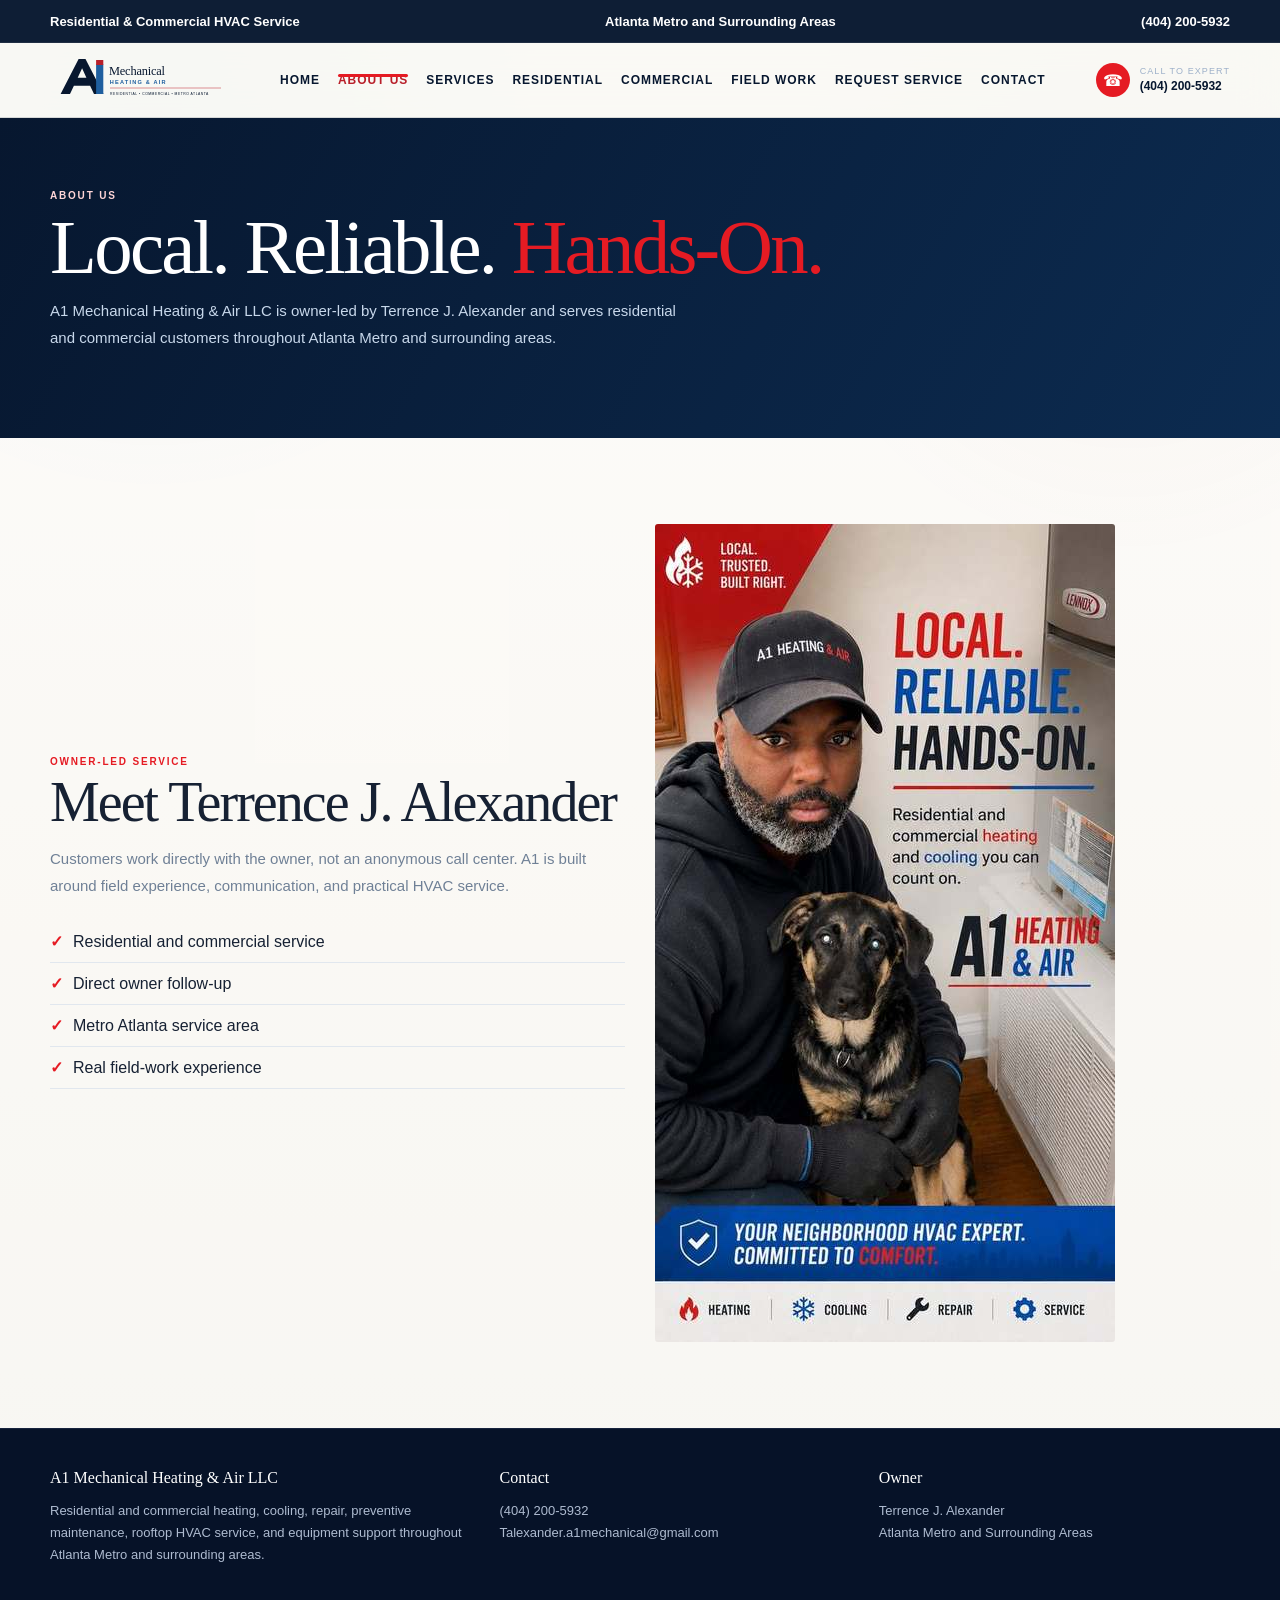
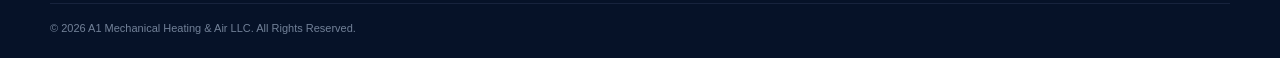
<file: about.html>
<!doctype html><html lang="en"><head><meta charset="utf-8"><meta name="viewport" content="width=device-width,initial-scale=1"><title>About | A1 Mechanical Heating & Air</title><meta name="description" content="A1 Mechanical Heating & Air LLC - Metro Atlanta HVAC services."><style>:root{--navy:#07102f;--navy2:#0d1b3d;--blue:#0875d8;--red:#e51b23;--red2:#bd1118;--white:#fff;--soft:#f4f7fb;--ink:#18243a;--muted:#6f8096;--line:#dbe3ec}*{box-sizing:border-box}html{scroll-behavior:smooth}body{margin:0;font-family:Arial,Helvetica,sans-serif;color:var(--ink);background:var(--soft)}a{text-decoration:none;color:inherit}img{max-width:100%;display:block}.container{width:min(1180px,calc(100% - 36px));margin:auto}.topbar{background:#050a24;color:#fff;border-bottom:1px solid rgba(255,255,255,.07)}.topbar .container{min-height:42px;display:flex;align-items:center;justify-content:space-between;gap:18px;font-size:13px;font-weight:700}.site-header{background:var(--navy);position:sticky;top:0;z-index:50;box-shadow:0 8px 20px rgba(0,0,0,.16)}.nav{min-height:86px;display:flex;align-items:center;justify-content:space-between;gap:24px}.logo img{width:255px;height:auto}.tabs{display:flex;align-items:center;gap:24px;color:#d7e3f2;font-weight:700;font-size:13px}.tabs a{position:relative;padding:33px 0}.tabs a:hover,.tabs a.active{color:#fff}.tabs a.active:after{content:"";position:absolute;left:0;right:0;bottom:20px;height:3px;background:var(--red);border-radius:3px}.callbox{display:flex;align-items:center;gap:10px;color:#fff}.callcircle{width:40px;height:40px;border-radius:50%;background:var(--red);display:grid;place-items:center}.callbox small{display:block;color:#9db0c9;font-size:9px;text-transform:uppercase;letter-spacing:.12em}.callbox b{font-size:14px}.mobile-nav{display:none;background:var(--red);padding:10px 13px;border-radius:999px;color:#fff;font-size:12px;font-weight:900}.hero-wrap{background:var(--navy);padding:30px 0 56px}.hero{min-height:620px;border-radius:28px;overflow:hidden;background:linear-gradient(135deg,#074f86,#087db2 60%,#1aa4cc);display:grid;grid-template-columns:1.05fr .95fr;position:relative;box-shadow:0 30px 70px rgba(0,0,0,.35)}.hero-media{position:relative;min-height:620px;background:#0a2346;overflow:hidden}.hero-media img{width:100%;height:100%;object-fit:cover;object-position:center top}.hero-copy{padding:72px 54px 140px 48px;color:#fff;display:flex;flex-direction:column;justify-content:center}.kicker{color:#ffd5d7;text-transform:uppercase;letter-spacing:.14em;font-size:11px;font-weight:900;margin-bottom:12px}.hero h1,.page-hero h1{margin:0;text-transform:uppercase;font-size:clamp(48px,6vw,82px);line-height:.9;letter-spacing:-.045em}.hero h1 span,.page-hero h1 span{color:var(--red)}.hero p{font-size:17px;line-height:1.65;color:#e3f1fb;max-width:560px;margin:20px 0 25px}.actions{display:flex;gap:12px;flex-wrap:wrap}.btn{display:inline-flex;justify-content:center;align-items:center;padding:14px 18px;border-radius:8px;font-size:12px;font-weight:900;text-transform:uppercase;letter-spacing:.04em}.btn-red{background:var(--red);color:#fff}.btn-red:hover{background:var(--red2)}.btn-light{background:#fff;color:var(--navy)}.hero-contact{position:absolute;right:0;bottom:0;width:300px;background:#eef2f7;color:var(--ink);padding:22px;border-radius:18px 0 0 0}.hero-contact h3{margin:0 0 7px;font-size:21px}.hero-contact p{font-size:12px;line-height:1.45;color:#66768b;margin:0 0 10px}.hero-contact strong{font-size:28px;color:var(--red)}.quickbar{width:min(900px,86%);margin:-54px auto 0;position:relative;z-index:5;background:#edf2f7;display:grid;grid-template-columns:repeat(4,1fr);box-shadow:0 18px 45px rgba(0,0,0,.2)}.quick{padding:18px 14px;text-align:center;border-right:1px solid #cad3de;font-weight:800;color:#1b283b}.quick:last-child{border:0}.quick .icon{display:block;font-size:26px;margin-bottom:6px}.quick:nth-child(odd) .icon{color:var(--red)}.quick:nth-child(even) .icon{color:var(--blue)}.section{padding:82px 0}.section.dark{background:var(--navy);color:#fff}.section.alt{background:#fff}.eyebrow{color:var(--red);font-size:11px;letter-spacing:.14em;text-transform:uppercase;font-weight:900}.section h2{font-size:clamp(36px,4.5vw,56px);line-height:.98;text-transform:uppercase;letter-spacing:-.035em;margin:8px 0 14px}.section-lead{max-width:760px;color:var(--muted);line-height:1.7}.dark .section-lead{color:#aebbd0}.card-grid{display:grid;grid-template-columns:repeat(4,1fr);gap:18px;margin-top:32px}.card{background:#fff;border:1px solid var(--line);border-radius:18px;padding:24px;box-shadow:0 14px 35px rgba(9,28,56,.08)}.dark .card{background:#0d1938;border-color:#213456;color:#fff}.card h3{margin:0 0 9px;font-size:22px}.card p{margin:0;color:var(--muted);line-height:1.65;font-size:13px}.dark .card p{color:#9eacc1}.card .mini{width:48px;height:48px;border-radius:13px;background:#152344;display:grid;place-items:center;font-size:24px;margin-bottom:15px}.feature-grid{display:grid;grid-template-columns:1fr 1fr;gap:22px;margin-top:34px}.feature{min-height:500px;border-radius:22px;overflow:hidden;position:relative;background:#0d1830}.feature img{width:100%;height:100%;object-fit:cover}.feature:after{content:"";position:absolute;inset:0;background:linear-gradient(transparent 48%,rgba(4,9,27,.95))}.feature-copy{position:absolute;left:28px;right:28px;bottom:28px;z-index:2;color:#fff}.feature-copy h3{margin:0;font-size:36px;text-transform:uppercase}.feature-copy p{margin:8px 0 12px;color:#d3dfed;line-height:1.55}.band{background:linear-gradient(90deg,var(--blue),#064f9f);color:#fff;padding:26px 0}.band .container{display:flex;align-items:center;justify-content:space-between;gap:20px}.band h3{margin:0;font-size:28px;text-transform:uppercase}.band p{margin:5px 0 0;color:#dbeeff}.gallery{display:grid;grid-template-columns:repeat(5,1fr);gap:14px;margin-top:30px}.gallery img{width:100%;aspect-ratio:3/4;object-fit:cover;border-radius:16px;box-shadow:0 14px 34px rgba(0,0,0,.12)}.page-hero{background:linear-gradient(135deg,var(--navy),#0a2958);color:#fff;padding:76px 0}.page-hero p{max-width:650px;color:#c8d8eb;line-height:1.7;font-size:17px}.content-split{display:grid;grid-template-columns:1fr 1fr;gap:30px;align-items:center}.content-split img{border-radius:22px;box-shadow:0 18px 48px rgba(0,0,0,.15)}.list{padding:0;margin:22px 0;list-style:none}.list li{padding:11px 0;border-bottom:1px solid #e1e7ee}.list li:before{content:"✓";color:var(--red);font-weight:900;margin-right:10px}.form-shell{display:grid;grid-template-columns:.8fr 1.2fr;gap:26px;align-items:start}.contact-card{background:linear-gradient(145deg,#0e2a57,#081730);color:#fff;border-radius:22px;padding:30px;position:sticky;top:110px}.contact-card h3{margin:0 0 10px;font-size:33px;text-transform:uppercase}.contact-card p{color:#b4c5d9;line-height:1.6}.contact-item{padding:14px 0;border-top:1px solid rgba(255,255,255,.13)}.contact-item:first-of-type{border:0}.contact-item span{display:block;font-size:13px;color:#bfd0e1;margin-top:3px}.form-card{background:#fff;border-radius:22px;padding:30px;box-shadow:0 16px 42px rgba(0,0,0,.08)}.form-card h2{margin-top:0}.form-grid{display:grid;grid-template-columns:1fr 1fr;gap:14px}.field{display:flex;flex-direction:column;gap:6px}.full{grid-column:1/-1}label{font-size:12px;font-weight:800;color:#25364a}input,select,textarea{width:100%;border:1px solid #ccd6e1;border-radius:10px;padding:12px 13px;outline:none}input:focus,select:focus,textarea:focus{border-color:var(--blue);box-shadow:0 0 0 4px rgba(8,117,216,.08)}textarea{min-height:120px;resize:vertical}.segment{display:grid;grid-template-columns:1fr 1fr;gap:8px}.segment input{display:none}.segment span{display:block;text-align:center;padding:11px;border:1px solid #ccd6e1;border-radius:10px;font-weight:800;cursor:pointer}.segment input:checked+span{background:#eef6ff;border-color:var(--blue);color:var(--blue)}.submit{width:100%;border:0;border-radius:10px;background:var(--red);color:#fff;padding:15px;font-weight:900;text-transform:uppercase;cursor:pointer}footer{background:#04081d;color:#aebbd0;padding:40px 0 24px;border-top:1px solid #17233d}.footer-grid{display:grid;grid-template-columns:1.2fr 1fr 1fr;gap:28px}footer h4{margin:0 0 10px;color:#fff}footer p,footer a{font-size:13px;line-height:1.7}.copy{border-top:1px solid #17233d;margin-top:24px;padding-top:18px;font-size:11px;color:#728198}@media(max-width:980px){.tabs,.callbox{display:none}.mobile-nav{display:inline-flex}.hero{grid-template-columns:1fr}.hero-media{min-height:420px}.hero-copy{padding:42px 30px 150px}.quickbar{width:94%;grid-template-columns:1fr 1fr}.card-grid{grid-template-columns:1fr 1fr}.gallery{grid-template-columns:repeat(3,1fr)}.content-split,.form-shell{grid-template-columns:1fr}.contact-card{position:static}.footer-grid{grid-template-columns:1fr 1fr}}@media(max-width:640px){.container{width:min(100% - 24px,1180px)}.topbar .container{justify-content:center;text-align:center}.logo img{width:220px}.hero-media{min-height:330px}.hero-copy{padding:32px 22px 165px}.hero h1,.page-hero h1{font-size:50px}.hero-contact{width:100%;border-radius:0}.quickbar{width:100%;margin-top:0}.card-grid{grid-template-columns:1fr}.feature-grid{grid-template-columns:1fr}.gallery{grid-template-columns:1fr 1fr}.band .container{display:block}.band .btn{margin-top:14px}.form-grid{grid-template-columns:1fr}.full{grid-column:auto}.footer-grid{grid-template-columns:1fr}}</style><link rel="stylesheet" href="assets/a1-classic.css"></head><body><div class="topbar"><div class="container"><span>Residential &amp; Commercial HVAC Service</span><span>Atlanta Metro and Surrounding Areas</span><a href="tel:+14042005932">(404) 200-5932</a></div></div><header class="site-header"><div class="container nav"><a class="logo" href="index.html"><img src="assets/A1_Wordmark_Transparent.svg" alt="A1 Mechanical Heating & Air"></a><nav class="tabs"><a href="index.html" class="">Home</a><a href="about.html" class="active">About Us</a><a href="services.html" class="">Services</a><a href="residential.html" class="">Residential</a><a href="commercial.html" class="">Commercial</a><a href="field-work.html" class="">Field Work</a><a href="request-service.html" class="">Request Service</a><a href="contact.html" class="">Contact</a></nav><div class="callbox"><div class="callcircle">☎</div><div><small>Call to Expert</small><b>(404) 200-5932</b></div></div><a class="mobile-nav" href="request-service.html">Request Service</a></div></header><main><section class="page-hero"><div class="container"><div class="kicker">About Us</div><h1>Local. Reliable. <span>Hands-On.</span></h1><p>A1 Mechanical Heating & Air LLC is owner-led by Terrence J. Alexander and serves residential and commercial customers throughout Atlanta Metro and surrounding areas.</p></div></section><section class="section alt"><div class="container content-split"><div><div class="eyebrow">Owner-Led Service</div><h2>Meet Terrence J. Alexander</h2><p class="section-lead">Customers work directly with the owner, not an anonymous call center. A1 is built around field experience, communication, and practical HVAC service.</p><ul class="list"><li>Residential and commercial service</li><li>Direct owner follow-up</li><li>Metro Atlanta service area</li><li>Real field-work experience</li></ul></div><img src="[data-uri]" alt="Terrence J. Alexander"></div></section></main><footer><div class="container footer-grid"><div><h4>A1 Mechanical Heating &amp; Air LLC</h4><p>Residential and commercial heating, cooling, repair, preventive maintenance, rooftop HVAC service, and equipment support throughout Atlanta Metro and surrounding areas.</p></div><div><h4>Contact</h4><p><a href="tel:+14042005932">(404) 200-5932</a><br><a href="mailto:Talexander.a1mechanical@gmail.com">Talexander.a1mechanical@gmail.com</a></p></div><div><h4>Owner</h4><p>Terrence J. Alexander<br>Atlanta Metro and Surrounding Areas</p></div></div><div class="container copy">© 2026 A1 Mechanical Heating &amp; Air LLC. All Rights Reserved.</div></footer></body></html>
</file>
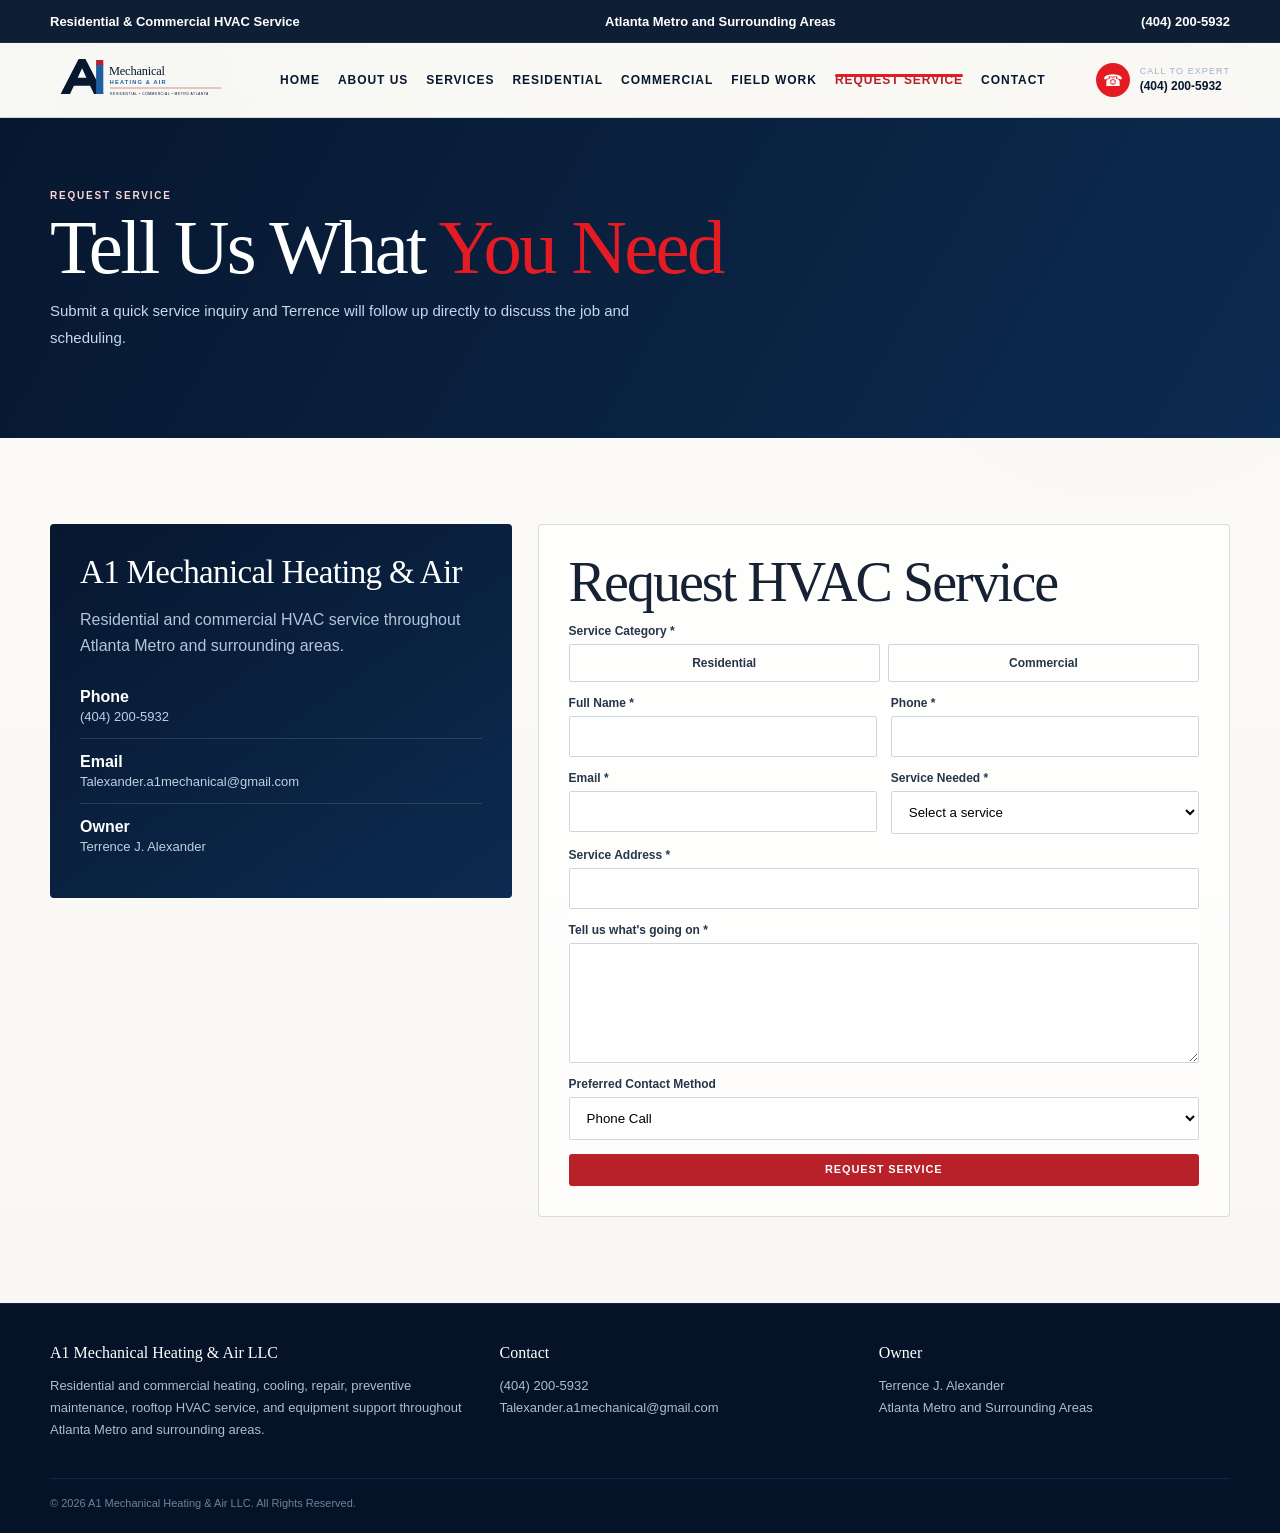
<file: request-service.html>
<!doctype html><html lang="en"><head><meta charset="utf-8"><meta name="viewport" content="width=device-width,initial-scale=1"><title>Request Service | A1 Mechanical Heating & Air</title><meta name="description" content="A1 Mechanical Heating & Air LLC - Metro Atlanta HVAC services."><style>:root{--navy:#07102f;--navy2:#0d1b3d;--blue:#0875d8;--red:#e51b23;--red2:#bd1118;--white:#fff;--soft:#f4f7fb;--ink:#18243a;--muted:#6f8096;--line:#dbe3ec}*{box-sizing:border-box}html{scroll-behavior:smooth}body{margin:0;font-family:Arial,Helvetica,sans-serif;color:var(--ink);background:var(--soft)}a{text-decoration:none;color:inherit}img{max-width:100%;display:block}.container{width:min(1180px,calc(100% - 36px));margin:auto}.topbar{background:#050a24;color:#fff;border-bottom:1px solid rgba(255,255,255,.07)}.topbar .container{min-height:42px;display:flex;align-items:center;justify-content:space-between;gap:18px;font-size:13px;font-weight:700}.site-header{background:var(--navy);position:sticky;top:0;z-index:50;box-shadow:0 8px 20px rgba(0,0,0,.16)}.nav{min-height:86px;display:flex;align-items:center;justify-content:space-between;gap:24px}.logo img{width:255px;height:auto}.tabs{display:flex;align-items:center;gap:24px;color:#d7e3f2;font-weight:700;font-size:13px}.tabs a{position:relative;padding:33px 0}.tabs a:hover,.tabs a.active{color:#fff}.tabs a.active:after{content:"";position:absolute;left:0;right:0;bottom:20px;height:3px;background:var(--red);border-radius:3px}.callbox{display:flex;align-items:center;gap:10px;color:#fff}.callcircle{width:40px;height:40px;border-radius:50%;background:var(--red);display:grid;place-items:center}.callbox small{display:block;color:#9db0c9;font-size:9px;text-transform:uppercase;letter-spacing:.12em}.callbox b{font-size:14px}.mobile-nav{display:none;background:var(--red);padding:10px 13px;border-radius:999px;color:#fff;font-size:12px;font-weight:900}.hero-wrap{background:var(--navy);padding:30px 0 56px}.hero{min-height:620px;border-radius:28px;overflow:hidden;background:linear-gradient(135deg,#074f86,#087db2 60%,#1aa4cc);display:grid;grid-template-columns:1.05fr .95fr;position:relative;box-shadow:0 30px 70px rgba(0,0,0,.35)}.hero-media{position:relative;min-height:620px;background:#0a2346;overflow:hidden}.hero-media img{width:100%;height:100%;object-fit:cover;object-position:center top}.hero-copy{padding:72px 54px 140px 48px;color:#fff;display:flex;flex-direction:column;justify-content:center}.kicker{color:#ffd5d7;text-transform:uppercase;letter-spacing:.14em;font-size:11px;font-weight:900;margin-bottom:12px}.hero h1,.page-hero h1{margin:0;text-transform:uppercase;font-size:clamp(48px,6vw,82px);line-height:.9;letter-spacing:-.045em}.hero h1 span,.page-hero h1 span{color:var(--red)}.hero p{font-size:17px;line-height:1.65;color:#e3f1fb;max-width:560px;margin:20px 0 25px}.actions{display:flex;gap:12px;flex-wrap:wrap}.btn{display:inline-flex;justify-content:center;align-items:center;padding:14px 18px;border-radius:8px;font-size:12px;font-weight:900;text-transform:uppercase;letter-spacing:.04em}.btn-red{background:var(--red);color:#fff}.btn-red:hover{background:var(--red2)}.btn-light{background:#fff;color:var(--navy)}.hero-contact{position:absolute;right:0;bottom:0;width:300px;background:#eef2f7;color:var(--ink);padding:22px;border-radius:18px 0 0 0}.hero-contact h3{margin:0 0 7px;font-size:21px}.hero-contact p{font-size:12px;line-height:1.45;color:#66768b;margin:0 0 10px}.hero-contact strong{font-size:28px;color:var(--red)}.quickbar{width:min(900px,86%);margin:-54px auto 0;position:relative;z-index:5;background:#edf2f7;display:grid;grid-template-columns:repeat(4,1fr);box-shadow:0 18px 45px rgba(0,0,0,.2)}.quick{padding:18px 14px;text-align:center;border-right:1px solid #cad3de;font-weight:800;color:#1b283b}.quick:last-child{border:0}.quick .icon{display:block;font-size:26px;margin-bottom:6px}.quick:nth-child(odd) .icon{color:var(--red)}.quick:nth-child(even) .icon{color:var(--blue)}.section{padding:82px 0}.section.dark{background:var(--navy);color:#fff}.section.alt{background:#fff}.eyebrow{color:var(--red);font-size:11px;letter-spacing:.14em;text-transform:uppercase;font-weight:900}.section h2{font-size:clamp(36px,4.5vw,56px);line-height:.98;text-transform:uppercase;letter-spacing:-.035em;margin:8px 0 14px}.section-lead{max-width:760px;color:var(--muted);line-height:1.7}.dark .section-lead{color:#aebbd0}.card-grid{display:grid;grid-template-columns:repeat(4,1fr);gap:18px;margin-top:32px}.card{background:#fff;border:1px solid var(--line);border-radius:18px;padding:24px;box-shadow:0 14px 35px rgba(9,28,56,.08)}.dark .card{background:#0d1938;border-color:#213456;color:#fff}.card h3{margin:0 0 9px;font-size:22px}.card p{margin:0;color:var(--muted);line-height:1.65;font-size:13px}.dark .card p{color:#9eacc1}.card .mini{width:48px;height:48px;border-radius:13px;background:#152344;display:grid;place-items:center;font-size:24px;margin-bottom:15px}.feature-grid{display:grid;grid-template-columns:1fr 1fr;gap:22px;margin-top:34px}.feature{min-height:500px;border-radius:22px;overflow:hidden;position:relative;background:#0d1830}.feature img{width:100%;height:100%;object-fit:cover}.feature:after{content:"";position:absolute;inset:0;background:linear-gradient(transparent 48%,rgba(4,9,27,.95))}.feature-copy{position:absolute;left:28px;right:28px;bottom:28px;z-index:2;color:#fff}.feature-copy h3{margin:0;font-size:36px;text-transform:uppercase}.feature-copy p{margin:8px 0 12px;color:#d3dfed;line-height:1.55}.band{background:linear-gradient(90deg,var(--blue),#064f9f);color:#fff;padding:26px 0}.band .container{display:flex;align-items:center;justify-content:space-between;gap:20px}.band h3{margin:0;font-size:28px;text-transform:uppercase}.band p{margin:5px 0 0;color:#dbeeff}.gallery{display:grid;grid-template-columns:repeat(5,1fr);gap:14px;margin-top:30px}.gallery img{width:100%;aspect-ratio:3/4;object-fit:cover;border-radius:16px;box-shadow:0 14px 34px rgba(0,0,0,.12)}.page-hero{background:linear-gradient(135deg,var(--navy),#0a2958);color:#fff;padding:76px 0}.page-hero p{max-width:650px;color:#c8d8eb;line-height:1.7;font-size:17px}.content-split{display:grid;grid-template-columns:1fr 1fr;gap:30px;align-items:center}.content-split img{border-radius:22px;box-shadow:0 18px 48px rgba(0,0,0,.15)}.list{padding:0;margin:22px 0;list-style:none}.list li{padding:11px 0;border-bottom:1px solid #e1e7ee}.list li:before{content:"✓";color:var(--red);font-weight:900;margin-right:10px}.form-shell{display:grid;grid-template-columns:.8fr 1.2fr;gap:26px;align-items:start}.contact-card{background:linear-gradient(145deg,#0e2a57,#081730);color:#fff;border-radius:22px;padding:30px;position:sticky;top:110px}.contact-card h3{margin:0 0 10px;font-size:33px;text-transform:uppercase}.contact-card p{color:#b4c5d9;line-height:1.6}.contact-item{padding:14px 0;border-top:1px solid rgba(255,255,255,.13)}.contact-item:first-of-type{border:0}.contact-item span{display:block;font-size:13px;color:#bfd0e1;margin-top:3px}.form-card{background:#fff;border-radius:22px;padding:30px;box-shadow:0 16px 42px rgba(0,0,0,.08)}.form-card h2{margin-top:0}.form-grid{display:grid;grid-template-columns:1fr 1fr;gap:14px}.field{display:flex;flex-direction:column;gap:6px}.full{grid-column:1/-1}label{font-size:12px;font-weight:800;color:#25364a}input,select,textarea{width:100%;border:1px solid #ccd6e1;border-radius:10px;padding:12px 13px;outline:none}input:focus,select:focus,textarea:focus{border-color:var(--blue);box-shadow:0 0 0 4px rgba(8,117,216,.08)}textarea{min-height:120px;resize:vertical}.segment{display:grid;grid-template-columns:1fr 1fr;gap:8px}.segment input{display:none}.segment span{display:block;text-align:center;padding:11px;border:1px solid #ccd6e1;border-radius:10px;font-weight:800;cursor:pointer}.segment input:checked+span{background:#eef6ff;border-color:var(--blue);color:var(--blue)}.submit{width:100%;border:0;border-radius:10px;background:var(--red);color:#fff;padding:15px;font-weight:900;text-transform:uppercase;cursor:pointer}footer{background:#04081d;color:#aebbd0;padding:40px 0 24px;border-top:1px solid #17233d}.footer-grid{display:grid;grid-template-columns:1.2fr 1fr 1fr;gap:28px}footer h4{margin:0 0 10px;color:#fff}footer p,footer a{font-size:13px;line-height:1.7}.copy{border-top:1px solid #17233d;margin-top:24px;padding-top:18px;font-size:11px;color:#728198}@media(max-width:980px){.tabs,.callbox{display:none}.mobile-nav{display:inline-flex}.hero{grid-template-columns:1fr}.hero-media{min-height:420px}.hero-copy{padding:42px 30px 150px}.quickbar{width:94%;grid-template-columns:1fr 1fr}.card-grid{grid-template-columns:1fr 1fr}.gallery{grid-template-columns:repeat(3,1fr)}.content-split,.form-shell{grid-template-columns:1fr}.contact-card{position:static}.footer-grid{grid-template-columns:1fr 1fr}}@media(max-width:640px){.container{width:min(100% - 24px,1180px)}.topbar .container{justify-content:center;text-align:center}.logo img{width:220px}.hero-media{min-height:330px}.hero-copy{padding:32px 22px 165px}.hero h1,.page-hero h1{font-size:50px}.hero-contact{width:100%;border-radius:0}.quickbar{width:100%;margin-top:0}.card-grid{grid-template-columns:1fr}.feature-grid{grid-template-columns:1fr}.gallery{grid-template-columns:1fr 1fr}.band .container{display:block}.band .btn{margin-top:14px}.form-grid{grid-template-columns:1fr}.full{grid-column:auto}.footer-grid{grid-template-columns:1fr}}</style><link rel="stylesheet" href="assets/a1-classic.css"></head><body><div class="topbar"><div class="container"><span>Residential &amp; Commercial HVAC Service</span><span>Atlanta Metro and Surrounding Areas</span><a href="tel:+14042005932">(404) 200-5932</a></div></div><header class="site-header"><div class="container nav"><a class="logo" href="index.html"><img src="assets/A1_Wordmark_Transparent.svg" alt="A1 Mechanical Heating & Air"></a><nav class="tabs"><a href="index.html" class="">Home</a><a href="about.html" class="">About Us</a><a href="services.html" class="">Services</a><a href="residential.html" class="">Residential</a><a href="commercial.html" class="">Commercial</a><a href="field-work.html" class="">Field Work</a><a href="request-service.html" class="active">Request Service</a><a href="contact.html" class="">Contact</a></nav><div class="callbox"><div class="callcircle">☎</div><div><small>Call to Expert</small><b>(404) 200-5932</b></div></div><a class="mobile-nav" href="request-service.html">Request Service</a></div></header><main><section class="page-hero"><div class="container"><div class="kicker">Request Service</div><h1>Tell Us What <span>You Need</span></h1><p>Submit a quick service inquiry and Terrence will follow up directly to discuss the job and scheduling.</p></div></section><section class="section alt"><div class="container form-shell"><aside class="contact-card"><h3>A1 Mechanical Heating & Air</h3><p>Residential and commercial HVAC service throughout Atlanta Metro and surrounding areas.</p><div class="contact-item"><b>Phone</b><span>(404) 200-5932</span></div><div class="contact-item"><b>Email</b><span>Talexander.a1mechanical@gmail.com</span></div><div class="contact-item"><b>Owner</b><span>Terrence J. Alexander</span></div></aside><div class="form-card"><h2>Request HVAC Service</h2><form action="https://formsubmit.co/Talexander.a1mechanical@gmail.com" method="POST"><input type="hidden" name="_subject" value="New A1 Mechanical Heating & Air Service Request"><input type="hidden" name="_template" value="table"><input type="hidden" name="_captcha" value="false"><input type="text" name="_honey" style="display:none"><div class="form-grid"><div class="field full"><label>Service Category *</label><div class="segment"><label><input type="radio" name="Service Category" value="Residential" required><span>Residential</span></label><label><input type="radio" name="Service Category" value="Commercial" required><span>Commercial</span></label></div></div><div class="field"><label>Full Name *</label><input name="Full Name" required></div><div class="field"><label>Phone *</label><input name="Phone" type="tel" required></div><div class="field"><label>Email *</label><input name="Email" type="email" required></div><div class="field"><label>Service Needed *</label><select name="Service Needed" required><option value="">Select a service</option><option>Heating</option><option>Cooling</option><option>Repair / Diagnostic</option><option>Preventive Maintenance</option><option>Commercial Rooftop Unit</option><option>Equipment Changeout</option><option>Line Repair / Brazing</option><option>Other HVAC Service</option></select></div><div class="field full"><label>Service Address *</label><input name="Service Address" required></div><div class="field full"><label>Tell us what's going on *</label><textarea name="Service Request Details" required></textarea></div><div class="field full"><label>Preferred Contact Method</label><select name="Preferred Contact Method"><option>Phone Call</option><option>Text Message</option><option>Email</option></select></div><div class="field full"><button class="submit" type="submit">Request Service</button></div></div></form></div></div></section></main><footer><div class="container footer-grid"><div><h4>A1 Mechanical Heating &amp; Air LLC</h4><p>Residential and commercial heating, cooling, repair, preventive maintenance, rooftop HVAC service, and equipment support throughout Atlanta Metro and surrounding areas.</p></div><div><h4>Contact</h4><p><a href="tel:+14042005932">(404) 200-5932</a><br><a href="mailto:Talexander.a1mechanical@gmail.com">Talexander.a1mechanical@gmail.com</a></p></div><div><h4>Owner</h4><p>Terrence J. Alexander<br>Atlanta Metro and Surrounding Areas</p></div></div><div class="container copy">© 2026 A1 Mechanical Heating &amp; Air LLC. All Rights Reserved.</div></footer></body></html>
</file>
<file: assets/a1-classic.css>
/* A1 Mechanical — Classic Premium UI System
   Designed for transparent, restrained, high-trust presentation. */
:root{
  --a1-navy:#07172f;
  --a1-navy-soft:#0d2748;
  --a1-blue:#1f5f9f;
  --a1-red:#b8202a;
  --a1-ivory:#f7f4ed;
  --a1-paper:rgba(255,255,255,.82);
  --a1-paper-strong:rgba(255,255,255,.94);
  --a1-ink:#162133;
  --a1-muted:#647184;
  --a1-line:rgba(7,23,47,.14);
  --a1-shadow:0 18px 50px rgba(7,23,47,.10);
}
html{scroll-behavior:smooth}
body{background:linear-gradient(180deg,#fbfaf7 0%,var(--a1-ivory) 48%,#f1eee7 100%)!important;color:var(--a1-ink)!important;font-family:Arial,Helvetica,sans-serif!important}
body:before{content:"";position:fixed;inset:0;pointer-events:none;z-index:-1;background:radial-gradient(circle at 12% 12%,rgba(31,95,159,.08),transparent 28%),radial-gradient(circle at 88% 24%,rgba(184,32,42,.055),transparent 26%)}
.utility,.topbar{background:rgba(7,23,47,.97)!important;border-bottom:1px solid rgba(255,255,255,.08)!important}
header,.site-header{background:rgba(250,249,245,.84)!important;backdrop-filter:blur(18px)!important;-webkit-backdrop-filter:blur(18px)!important;border-bottom:1px solid var(--a1-line)!important;box-shadow:none!important}
.nav{min-height:74px!important}
.brand img,.logo img{max-height:52px!important;width:auto!important}
.menu,.tabs{gap:18px!important}
.menu a,.tabs a{font-size:12px!important;letter-spacing:.08em!important;text-transform:uppercase!important;font-weight:800!important;color:var(--a1-navy)!important;padding:10px 0!important}
.menu a:hover,.tabs a:hover,.tabs a.active{color:var(--a1-red)!important}
.callbox b{font-size:12px!important;color:var(--a1-navy)!important}
.callcircle{width:34px!important;height:34px!important}
.btn,.submit,.mobile-nav{min-height:0!important;padding:10px 14px!important;border-radius:3px!important;font-size:11px!important;line-height:1.05!important;letter-spacing:.08em!important;text-transform:uppercase!important;font-weight:800!important;box-shadow:none!important;transition:transform .2s ease,background .2s ease,border-color .2s ease!important}
.btn:hover,.submit:hover{transform:translateY(-1px)!important}
.btn-red,.submit{background:var(--a1-red)!important;color:#fff!important}
.btn-blue{background:var(--a1-navy)!important;color:#fff!important}
.btn-white,.btn-light{background:rgba(255,255,255,.9)!important;color:var(--a1-navy)!important;border:1px solid rgba(255,255,255,.65)!important}
.hero-wrap{background:transparent!important;padding-top:18px!important}
.hero{border-radius:0!important;box-shadow:none!important;border-top:1px solid rgba(255,255,255,.12)!important;border-bottom:1px solid rgba(255,255,255,.16)!important;min-height:610px!important}
.hero-copy{padding-top:64px!important;padding-bottom:64px!important}
.hero h1,.page-hero h1,.section h2{font-family:Georgia,'Times New Roman',serif!important;font-weight:500!important;text-transform:none!important;letter-spacing:-.035em!important}
.hero h1{font-size:clamp(46px,6vw,82px)!important;line-height:.98!important}
.hero p,.page-hero p,.section-lead{font-size:15px!important;line-height:1.8!important}
.kicker,.eyebrow{font-size:10px!important;letter-spacing:.18em!important;text-transform:uppercase!important;font-weight:800!important}
.hero-contact{background:rgba(247,244,237,.92)!important;border-radius:0!important;border:1px solid rgba(7,23,47,.10)!important;box-shadow:none!important}
.quickbar{background:rgba(255,255,255,.76)!important;backdrop-filter:blur(18px)!important;border:1px solid var(--a1-line)!important;box-shadow:var(--a1-shadow)!important}
.quick{font-size:12px!important;letter-spacing:.03em!important}
.section{padding:86px 0!important}
.section.alt{background:rgba(255,255,255,.44)!important}
.section.dark{background:linear-gradient(145deg,#07172f,#0a203d)!important}
.card,.form-card{border-radius:4px!important;background:rgba(255,255,255,.74)!important;backdrop-filter:blur(10px)!important;border:1px solid var(--a1-line)!important;box-shadow:none!important}
.dark .card{background:rgba(255,255,255,.035)!important;border-color:rgba(255,255,255,.14)!important}
.card h3,.feature-copy h3,.contact-card h3{font-family:Georgia,'Times New Roman',serif!important;font-weight:500!important;text-transform:none!important;letter-spacing:-.02em!important}
.card .mini{border-radius:2px!important;background:rgba(7,23,47,.06)!important;border:1px solid var(--a1-line)!important}
.feature{border-radius:4px!important}
.feature:after{background:linear-gradient(transparent 42%,rgba(4,9,27,.90))!important}
.band{background:var(--a1-navy)!important;border-top:1px solid rgba(255,255,255,.08)!important;border-bottom:1px solid rgba(255,255,255,.08)!important}
.page-hero{background:linear-gradient(120deg,#07172f,#0c2b50)!important;padding:72px 0!important}
.content-split img,.gallery img{border-radius:3px!important;box-shadow:none!important}
.contact-card{border-radius:4px!important;background:linear-gradient(145deg,#07172f,#0c2b50)!important}
input,select,textarea{border-radius:2px!important;background:rgba(255,255,255,.86)!important}
.segment span{border-radius:2px!important;font-size:12px!important}
footer{background:#061228!important}
footer h4{font-family:Georgia,'Times New Roman',serif!important;font-weight:500!important}
.services-grid,.service-grid,.field-grid,.contact-grid,.location-grid{gap:18px!important}
.service-card,.stat,.panel,.location-card,.contact-panel{border-radius:4px!important;background:rgba(255,255,255,.72)!important;border:1px solid var(--a1-line)!important;box-shadow:none!important}
@media(max-width:980px){.nav{min-height:66px!important}.hero{min-height:auto!important}.hero-copy{padding:44px 26px!important}.btn,.submit,.mobile-nav{padding:10px 13px!important;font-size:10px!important}}
@media(max-width:640px){.section{padding:64px 0!important}.hero h1,.page-hero h1{font-size:44px!important}.brand img,.logo img{max-height:46px!important}}
</file>
